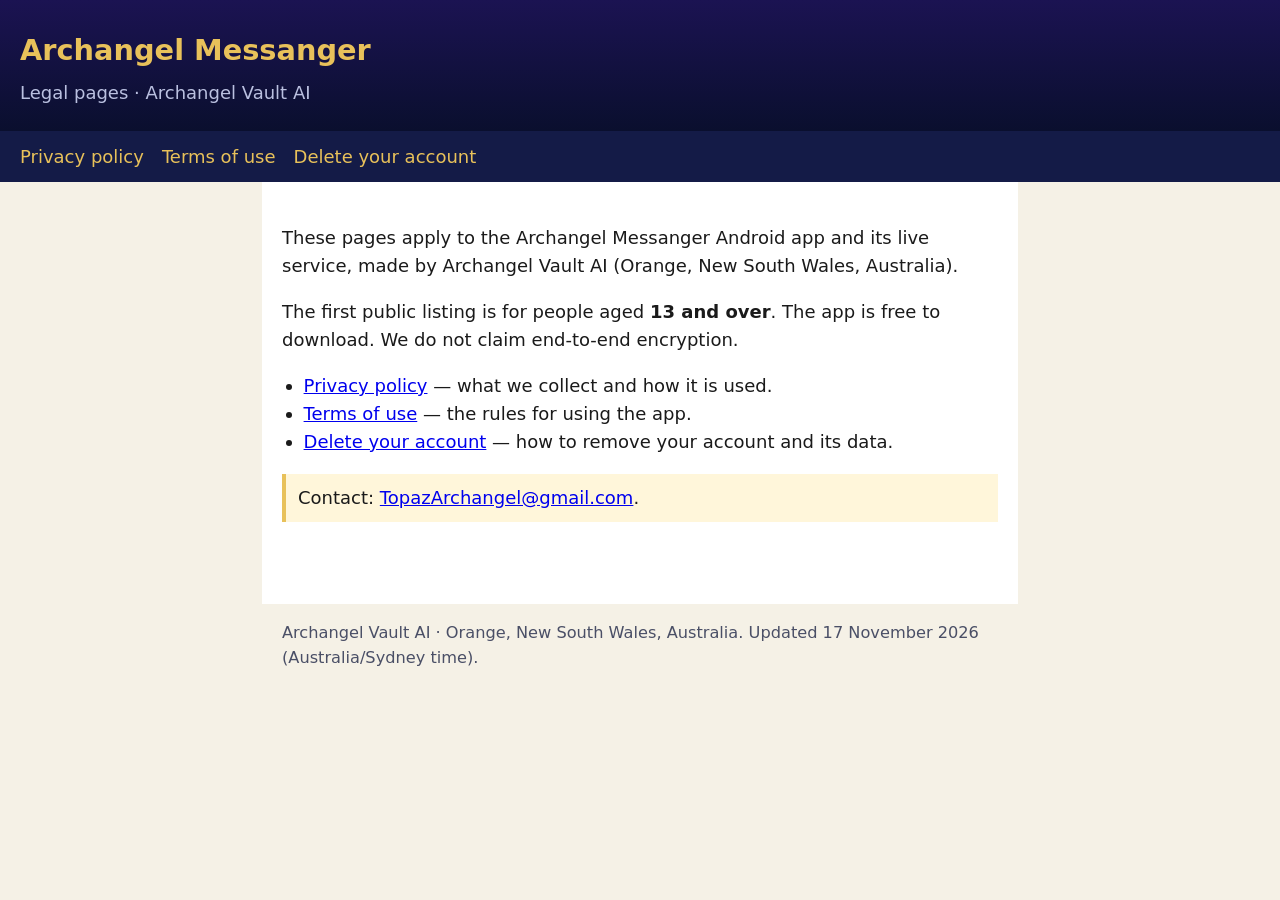
<file: index.html>
<!DOCTYPE html>
<html lang="en">
<head>
  <meta charset="utf-8">
  <meta name="viewport" content="width=device-width, initial-scale=1">
  <title>Archangel Messanger · Legal</title>
  <link rel="stylesheet" href="style.css">
</head>
<body>
<header>
  <h1>Archangel Messanger</h1>
  <p>Legal pages · Archangel Vault AI</p>
</header>
<nav>
  <a href="privacy.html">Privacy policy</a>
  <a href="terms.html">Terms of use</a>
  <a href="delete-account.html">Delete your account</a>
</nav>
<main>
  <p>These pages apply to the Archangel Messanger Android app and its live service, made by Archangel Vault AI (Orange, New South Wales, Australia).</p>
  <p>The first public listing is for people aged <strong>13 and over</strong>. The app is free to download. We do not claim end-to-end encryption.</p>
  <ul>
    <li><a href="privacy.html">Privacy policy</a> — what we collect and how it is used.</li>
    <li><a href="terms.html">Terms of use</a> — the rules for using the app.</li>
    <li><a href="delete-account.html">Delete your account</a> — how to remove your account and its data.</li>
  </ul>
  <p class="note">Contact: <a href="mailto:TopazArchangel@gmail.com">TopazArchangel@gmail.com</a>.</p>
</main>
<footer>
  <p>Archangel Vault AI · Orange, New South Wales, Australia. Updated 17 November 2026 (Australia/Sydney time).</p>
</footer>
</body>
</html>
</file>
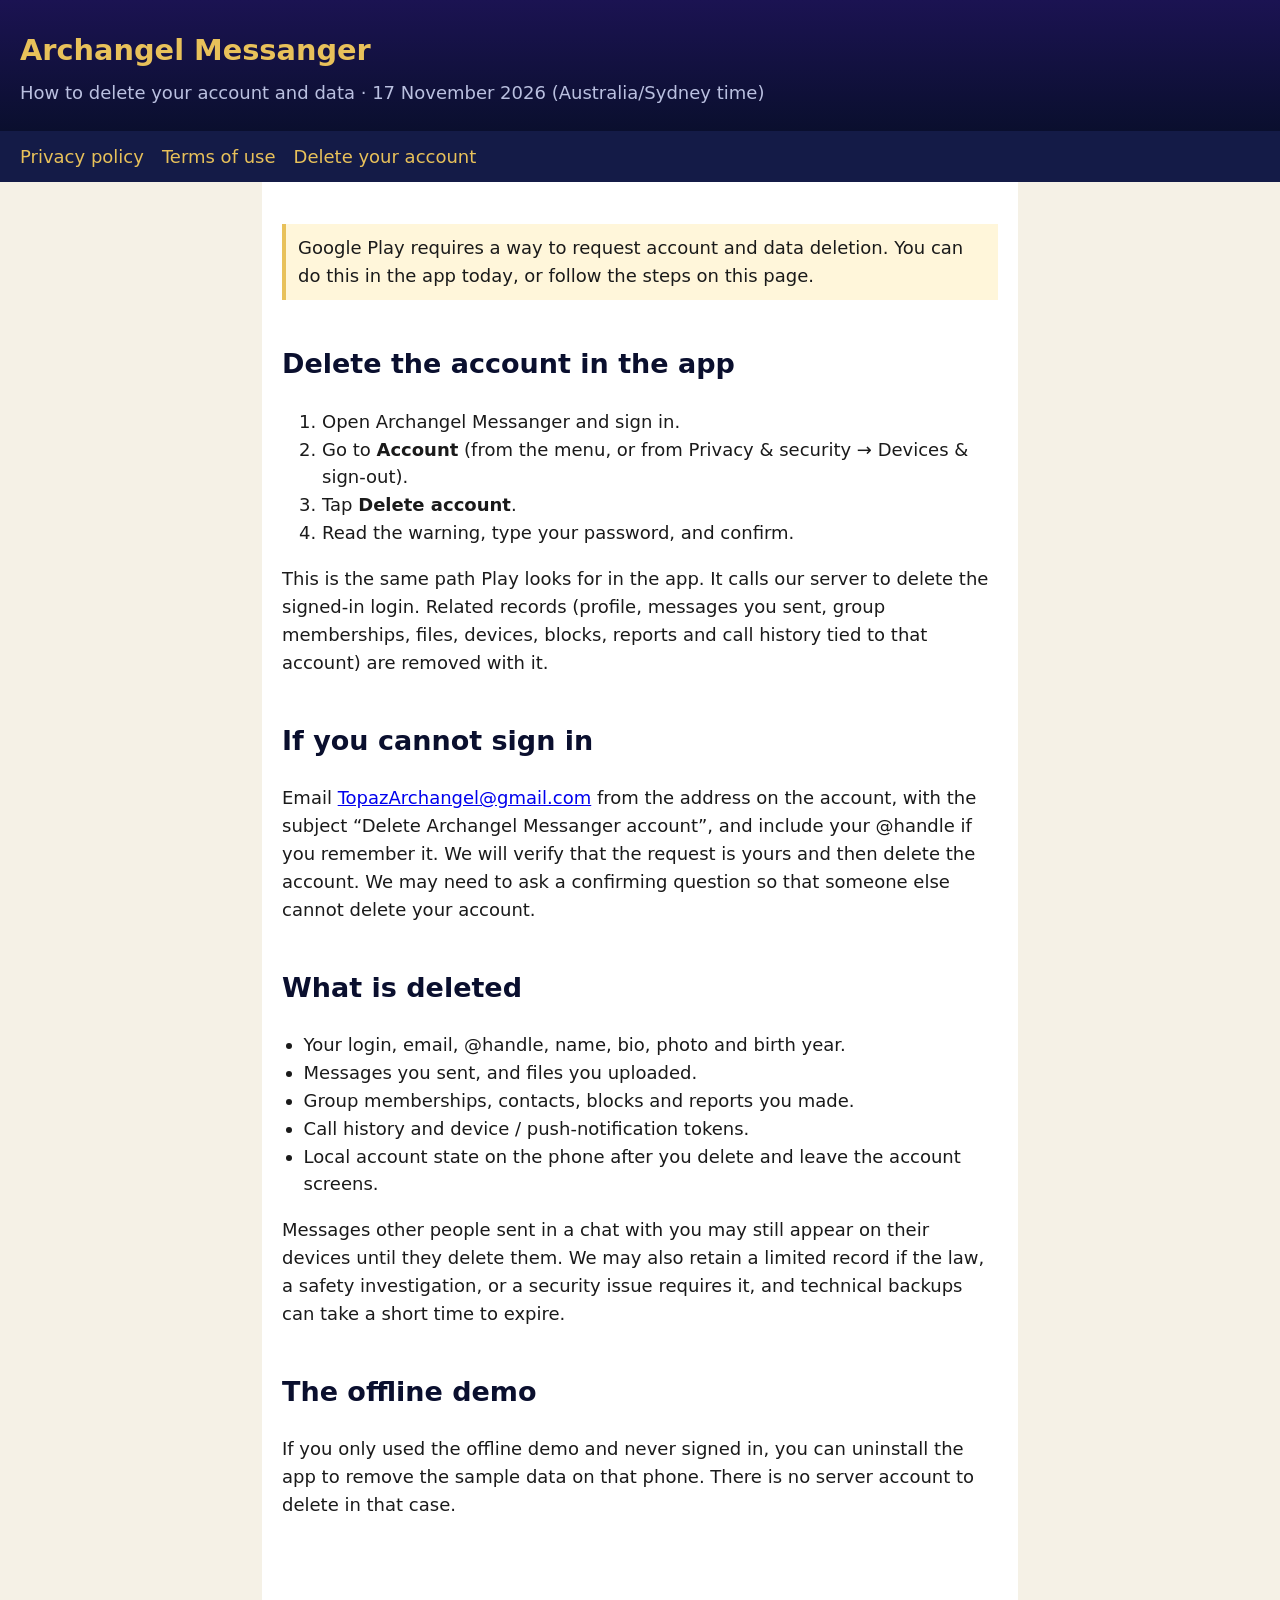
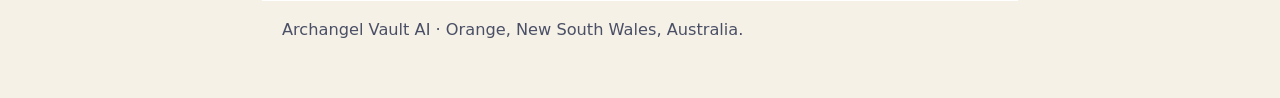
<file: delete-account.html>
<!DOCTYPE html>
<html lang="en">
<head>
  <meta charset="utf-8">
  <meta name="viewport" content="width=device-width, initial-scale=1">
  <title>Delete your account · Archangel Messanger</title>
  <link rel="stylesheet" href="style.css">
</head>
<body>
<header>
  <h1>Archangel Messanger</h1>
  <p>How to delete your account and data · 17 November 2026 (Australia/Sydney time)</p>
</header>
<nav>
  <a href="privacy.html">Privacy policy</a>
  <a href="terms.html">Terms of use</a>
  <a href="delete-account.html">Delete your account</a>
</nav>
<main>

<p class="note">Google Play requires a way to request account and data deletion. You can do this in the app today, or follow the steps on this page.</p>

<h2>Delete the account in the app</h2>
<ol>
  <li>Open Archangel Messanger and sign in.</li>
  <li>Go to <strong>Account</strong> (from the menu, or from Privacy &amp; security → Devices &amp; sign-out).</li>
  <li>Tap <strong>Delete account</strong>.</li>
  <li>Read the warning, type your password, and confirm.</li>
</ol>
<p>This is the same path Play looks for in the app. It calls our server to delete the signed-in login. Related records (profile, messages you sent, group memberships, files, devices, blocks, reports and call history tied to that account) are removed with it.</p>

<h2>If you cannot sign in</h2>
<p>Email <a href="mailto:TopazArchangel@gmail.com">TopazArchangel@gmail.com</a> from the address on the account, with the subject “Delete Archangel Messanger account”, and include your @handle if you remember it. We will verify that the request is yours and then delete the account. We may need to ask a confirming question so that someone else cannot delete your account.</p>

<h2>What is deleted</h2>
<ul>
  <li>Your login, email, @handle, name, bio, photo and birth year.</li>
  <li>Messages you sent, and files you uploaded.</li>
  <li>Group memberships, contacts, blocks and reports you made.</li>
  <li>Call history and device / push-notification tokens.</li>
  <li>Local account state on the phone after you delete and leave the account screens.</li>
</ul>
<p>Messages other people sent in a chat with you may still appear on their devices until they delete them. We may also retain a limited record if the law, a safety investigation, or a security issue requires it, and technical backups can take a short time to expire.</p>

<h2>The offline demo</h2>
<p>If you only used the offline demo and never signed in, you can uninstall the app to remove the sample data on that phone. There is no server account to delete in that case.</p>

</main>
<footer>
  <p>Archangel Vault AI · Orange, New South Wales, Australia.</p>
</footer>
</body>
</html>
</file>
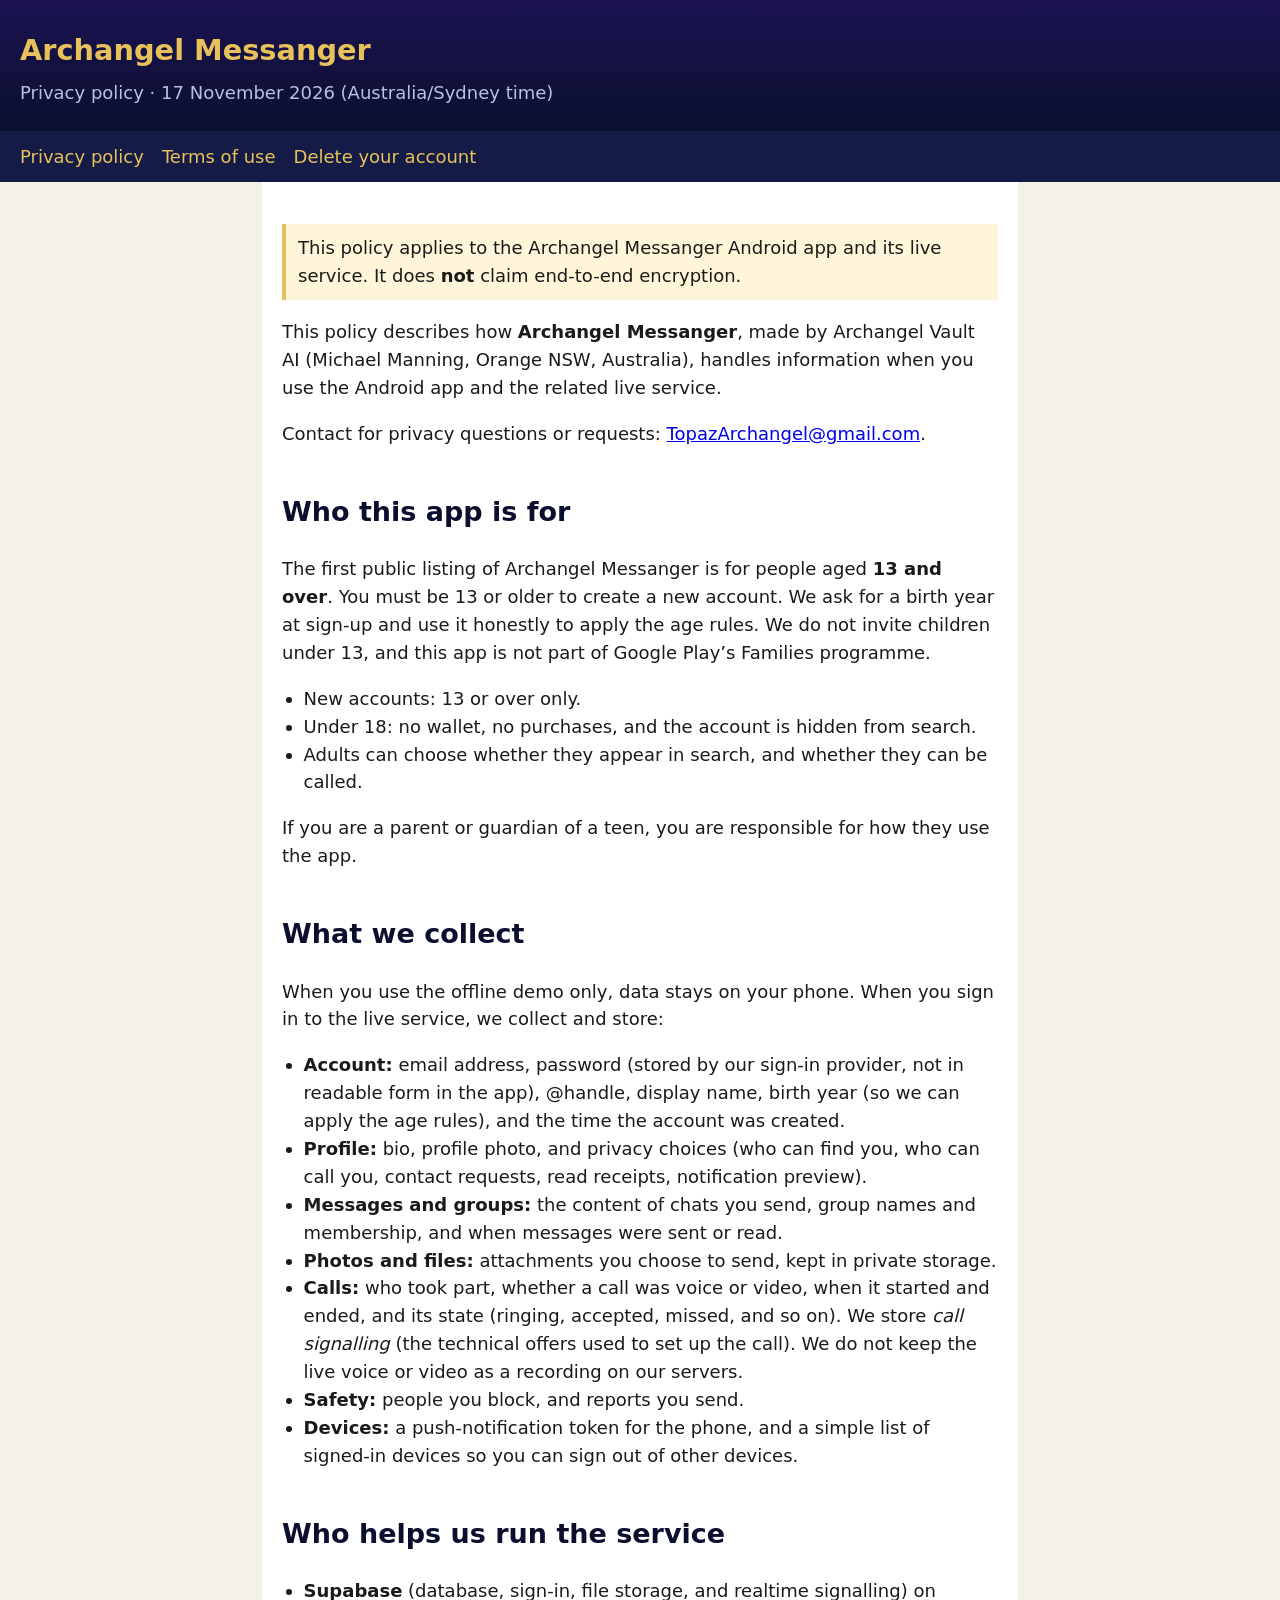
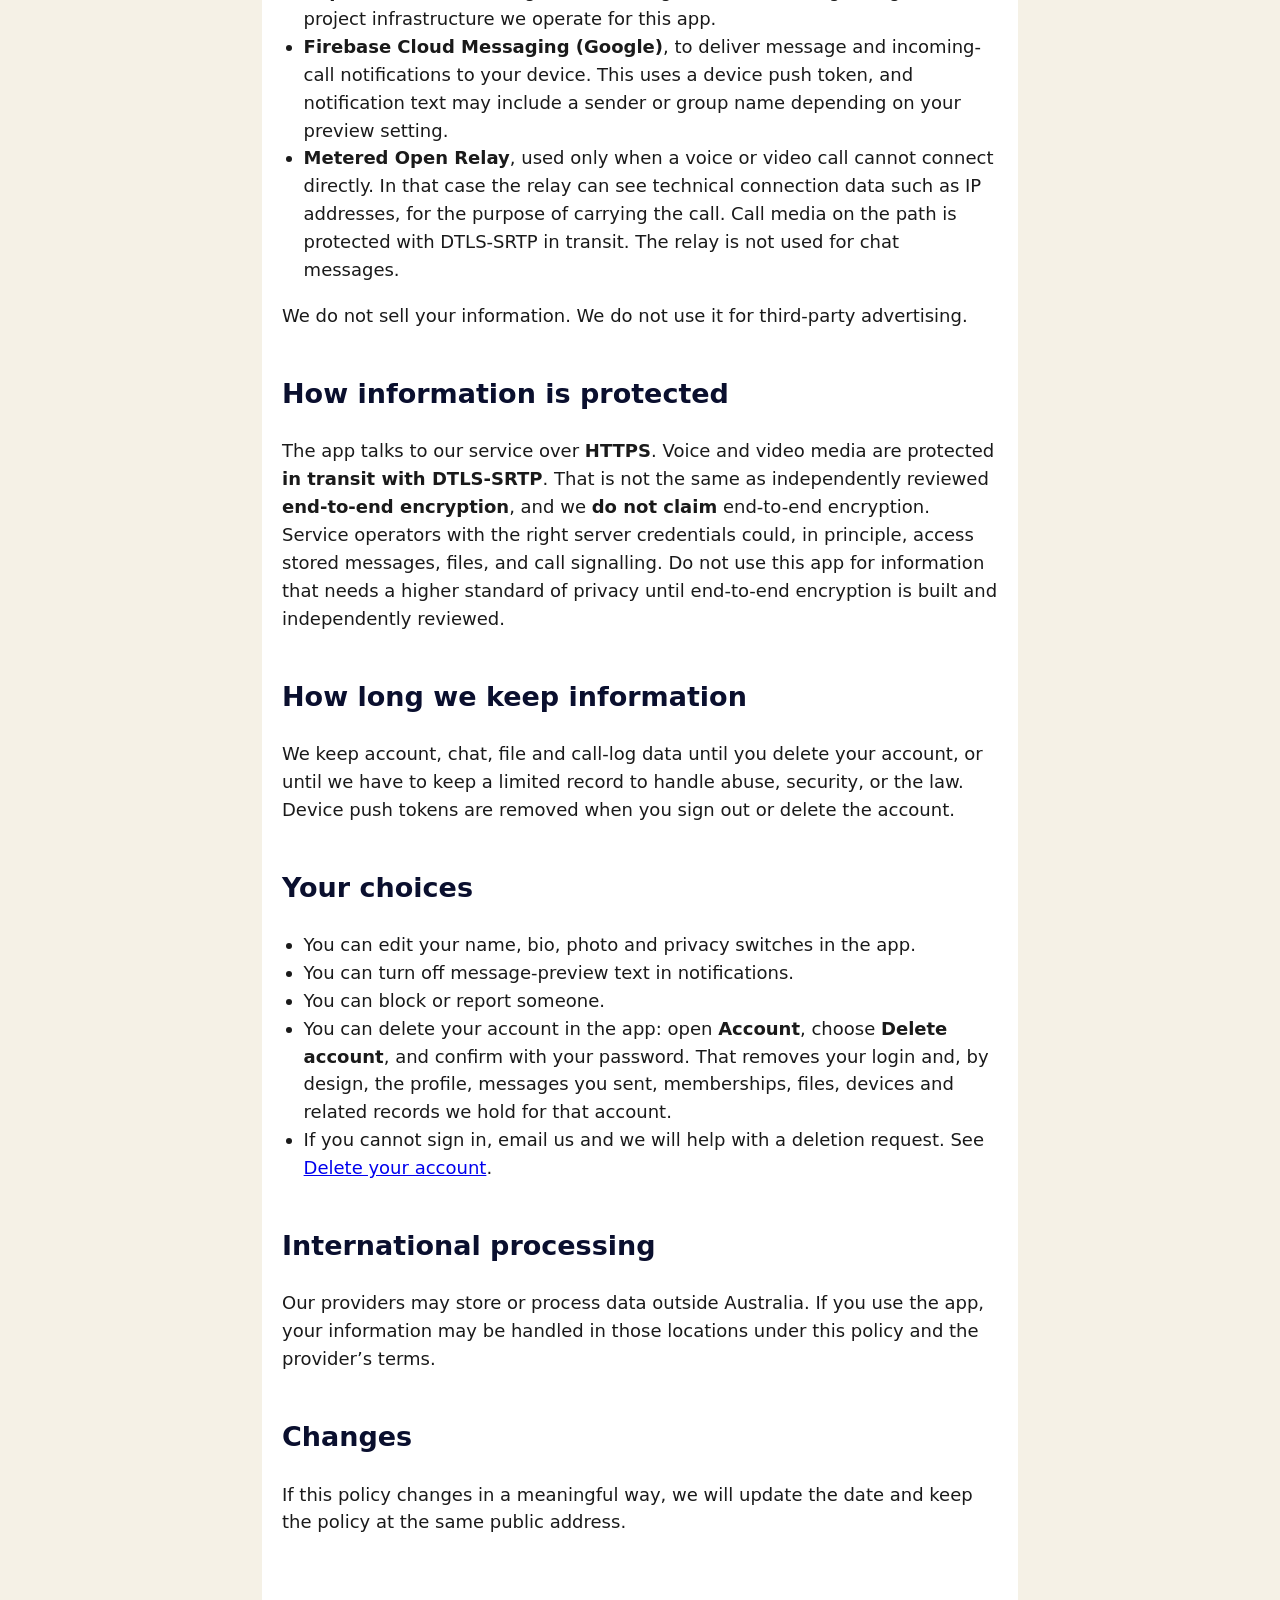
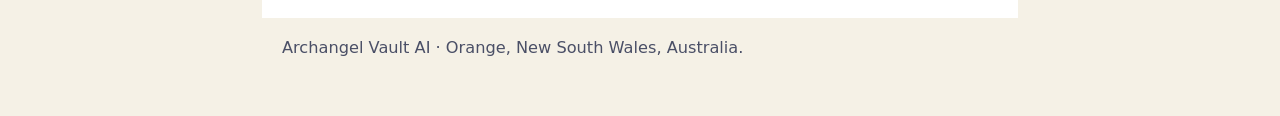
<file: privacy.html>
<!DOCTYPE html>
<html lang="en">
<head>
  <meta charset="utf-8">
  <meta name="viewport" content="width=device-width, initial-scale=1">
  <title>Privacy policy · Archangel Messanger</title>
  <link rel="stylesheet" href="style.css">
</head>
<body>
<header>
  <h1>Archangel Messanger</h1>
  <p>Privacy policy · 17 November 2026 (Australia/Sydney time)</p>
</header>
<nav>
  <a href="privacy.html">Privacy policy</a>
  <a href="terms.html">Terms of use</a>
  <a href="delete-account.html">Delete your account</a>
</nav>
<main>

<p class="note">This policy applies to the Archangel Messanger Android app and its live service. It does <strong>not</strong> claim end-to-end encryption.</p>
<p>This policy describes how <strong>Archangel Messanger</strong>, made by Archangel Vault AI (Michael Manning, Orange NSW, Australia), handles information when you use the Android app and the related live service.</p>
<p>Contact for privacy questions or requests: <a href="mailto:TopazArchangel@gmail.com">TopazArchangel@gmail.com</a>.</p>

<h2>Who this app is for</h2>
<p>The first public listing of Archangel Messanger is for people aged <strong>13 and over</strong>. You must be 13 or older to create a new account. We ask for a birth year at sign-up and use it honestly to apply the age rules. We do not invite children under 13, and this app is not part of Google Play’s Families programme.</p>
<ul>
  <li>New accounts: 13 or over only.</li>
  <li>Under 18: no wallet, no purchases, and the account is hidden from search.</li>
  <li>Adults can choose whether they appear in search, and whether they can be called.</li>
</ul>
<p>If you are a parent or guardian of a teen, you are responsible for how they use the app.</p>

<h2>What we collect</h2>
<p>When you use the offline demo only, data stays on your phone. When you sign in to the live service, we collect and store:</p>
<ul>
  <li><strong>Account:</strong> email address, password (stored by our sign-in provider, not in readable form in the app), @handle, display name, birth year (so we can apply the age rules), and the time the account was created.</li>
  <li><strong>Profile:</strong> bio, profile photo, and privacy choices (who can find you, who can call you, contact requests, read receipts, notification preview).</li>
  <li><strong>Messages and groups:</strong> the content of chats you send, group names and membership, and when messages were sent or read.</li>
  <li><strong>Photos and files:</strong> attachments you choose to send, kept in private storage.</li>
  <li><strong>Calls:</strong> who took part, whether a call was voice or video, when it started and ended, and its state (ringing, accepted, missed, and so on). We store <em>call signalling</em> (the technical offers used to set up the call). We do not keep the live voice or video as a recording on our servers.</li>
  <li><strong>Safety:</strong> people you block, and reports you send.</li>
  <li><strong>Devices:</strong> a push-notification token for the phone, and a simple list of signed-in devices so you can sign out of other devices.</li>
</ul>

<h2>Who helps us run the service</h2>
<ul>
  <li><strong>Supabase</strong> (database, sign-in, file storage, and realtime signalling) on project infrastructure we operate for this app.</li>
  <li><strong>Firebase Cloud Messaging (Google)</strong>, to deliver message and incoming-call notifications to your device. This uses a device push token, and notification text may include a sender or group name depending on your preview setting.</li>
  <li><strong>Metered Open Relay</strong>, used only when a voice or video call cannot connect directly. In that case the relay can see technical connection data such as IP addresses, for the purpose of carrying the call. Call media on the path is protected with DTLS-SRTP in transit. The relay is not used for chat messages.</li>
</ul>
<p>We do not sell your information. We do not use it for third-party advertising.</p>

<h2>How information is protected</h2>
<p>The app talks to our service over <strong>HTTPS</strong>. Voice and video media are protected <strong>in transit with DTLS-SRTP</strong>. That is not the same as independently reviewed <strong>end-to-end encryption</strong>, and we <strong>do not claim</strong> end-to-end encryption. Service operators with the right server credentials could, in principle, access stored messages, files, and call signalling. Do not use this app for information that needs a higher standard of privacy until end-to-end encryption is built and independently reviewed.</p>

<h2>How long we keep information</h2>
<p>We keep account, chat, file and call-log data until you delete your account, or until we have to keep a limited record to handle abuse, security, or the law. Device push tokens are removed when you sign out or delete the account.</p>

<h2>Your choices</h2>
<ul>
  <li>You can edit your name, bio, photo and privacy switches in the app.</li>
  <li>You can turn off message-preview text in notifications.</li>
  <li>You can block or report someone.</li>
  <li>You can delete your account in the app: open <strong>Account</strong>, choose <strong>Delete account</strong>, and confirm with your password. That removes your login and, by design, the profile, messages you sent, memberships, files, devices and related records we hold for that account.</li>
  <li>If you cannot sign in, email us and we will help with a deletion request. See <a href="delete-account.html">Delete your account</a>.</li>
</ul>

<h2>International processing</h2>
<p>Our providers may store or process data outside Australia. If you use the app, your information may be handled in those locations under this policy and the provider’s terms.</p>

<h2>Changes</h2>
<p>If this policy changes in a meaningful way, we will update the date and keep the policy at the same public address.</p>

</main>
<footer>
  <p>Archangel Vault AI · Orange, New South Wales, Australia.</p>
</footer>
</body>
</html>
</file>
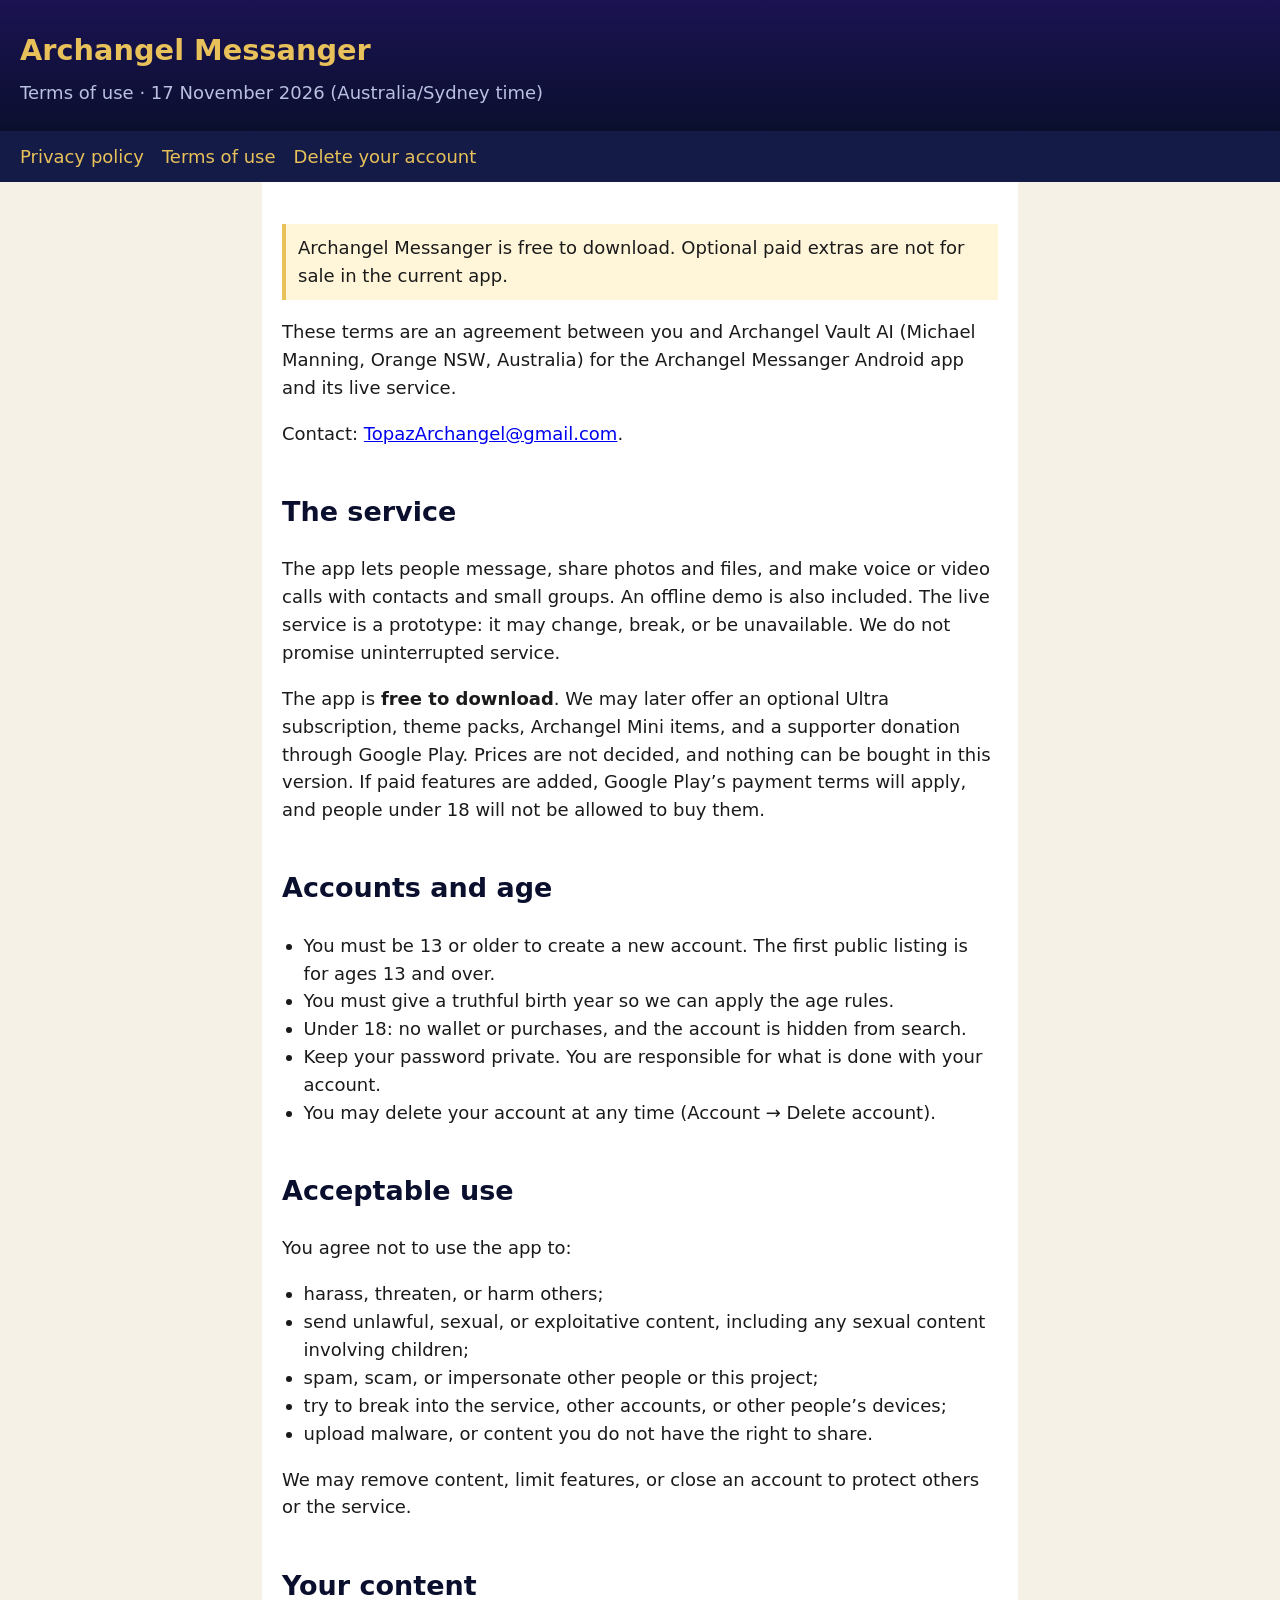
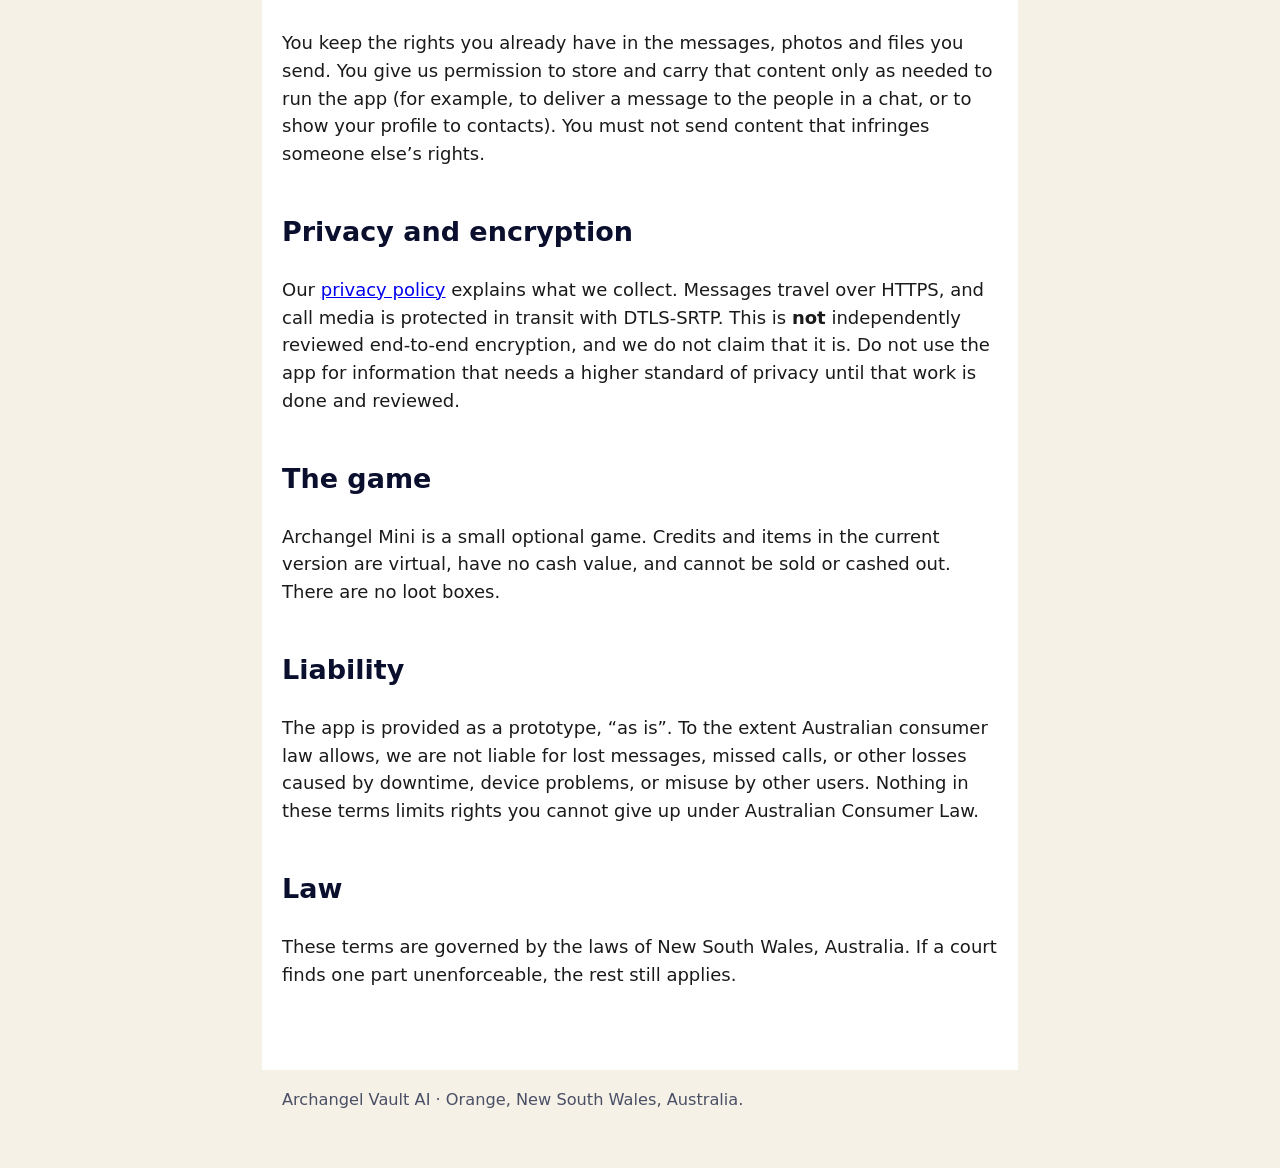
<file: terms.html>
<!DOCTYPE html>
<html lang="en">
<head>
  <meta charset="utf-8">
  <meta name="viewport" content="width=device-width, initial-scale=1">
  <title>Terms of use · Archangel Messanger</title>
  <link rel="stylesheet" href="style.css">
</head>
<body>
<header>
  <h1>Archangel Messanger</h1>
  <p>Terms of use · 17 November 2026 (Australia/Sydney time)</p>
</header>
<nav>
  <a href="privacy.html">Privacy policy</a>
  <a href="terms.html">Terms of use</a>
  <a href="delete-account.html">Delete your account</a>
</nav>
<main>

<p class="note">Archangel Messanger is free to download. Optional paid extras are not for sale in the current app.</p>
<p>These terms are an agreement between you and Archangel Vault AI (Michael Manning, Orange NSW, Australia) for the Archangel Messanger Android app and its live service.</p>
<p>Contact: <a href="mailto:TopazArchangel@gmail.com">TopazArchangel@gmail.com</a>.</p>

<h2>The service</h2>
<p>The app lets people message, share photos and files, and make voice or video calls with contacts and small groups. An offline demo is also included. The live service is a prototype: it may change, break, or be unavailable. We do not promise uninterrupted service.</p>
<p>The app is <strong>free to download</strong>. We may later offer an optional Ultra subscription, theme packs, Archangel Mini items, and a supporter donation through Google Play. Prices are not decided, and nothing can be bought in this version. If paid features are added, Google Play’s payment terms will apply, and people under 18 will not be allowed to buy them.</p>

<h2>Accounts and age</h2>
<ul>
  <li>You must be 13 or older to create a new account. The first public listing is for ages 13 and over.</li>
  <li>You must give a truthful birth year so we can apply the age rules.</li>
  <li>Under 18: no wallet or purchases, and the account is hidden from search.</li>
  <li>Keep your password private. You are responsible for what is done with your account.</li>
  <li>You may delete your account at any time (Account → Delete account).</li>
</ul>

<h2>Acceptable use</h2>
<p>You agree not to use the app to:</p>
<ul>
  <li>harass, threaten, or harm others;</li>
  <li>send unlawful, sexual, or exploitative content, including any sexual content involving children;</li>
  <li>spam, scam, or impersonate other people or this project;</li>
  <li>try to break into the service, other accounts, or other people’s devices;</li>
  <li>upload malware, or content you do not have the right to share.</li>
</ul>
<p>We may remove content, limit features, or close an account to protect others or the service.</p>

<h2>Your content</h2>
<p>You keep the rights you already have in the messages, photos and files you send. You give us permission to store and carry that content only as needed to run the app (for example, to deliver a message to the people in a chat, or to show your profile to contacts). You must not send content that infringes someone else’s rights.</p>

<h2>Privacy and encryption</h2>
<p>Our <a href="privacy.html">privacy policy</a> explains what we collect. Messages travel over HTTPS, and call media is protected in transit with DTLS-SRTP. This is <strong>not</strong> independently reviewed end-to-end encryption, and we do not claim that it is. Do not use the app for information that needs a higher standard of privacy until that work is done and reviewed.</p>

<h2>The game</h2>
<p>Archangel Mini is a small optional game. Credits and items in the current version are virtual, have no cash value, and cannot be sold or cashed out. There are no loot boxes.</p>

<h2>Liability</h2>
<p>The app is provided as a prototype, “as is”. To the extent Australian consumer law allows, we are not liable for lost messages, missed calls, or other losses caused by downtime, device problems, or misuse by other users. Nothing in these terms limits rights you cannot give up under Australian Consumer Law.</p>

<h2>Law</h2>
<p>These terms are governed by the laws of New South Wales, Australia. If a court finds one part unenforceable, the rest still applies.</p>

</main>
<footer>
  <p>Archangel Vault AI · Orange, New South Wales, Australia.</p>
</footer>
</body>
</html>
</file>
<file: style.css>
:root { --navy:#0A0F2E; --gold:#E8C15A; --ink:#1a1a1a; --muted:#4a4f66; --paper:#F5F1E6; --card:#fff; }
* { box-sizing: border-box; }
html { font-size: 18px; }
body { margin:0; font-family: "Noto Sans", "Segoe UI", system-ui, sans-serif; color:var(--ink); background:var(--paper); line-height:1.55; }
header { background: linear-gradient(180deg,#1B1352,#0A0F2E); color:var(--paper); padding:28px 20px 24px; }
header h1 { margin:0 0 6px; font-size:1.6rem; color:var(--gold); }
header p { margin:0; color:#BAC0E0; }
nav { display:flex; flex-wrap:wrap; gap:12px 18px; padding:12px 20px; background:#141B47; }
nav a { color:var(--gold); text-decoration:none; }
nav a:hover { text-decoration:underline; }
main { max-width: 42rem; margin: 0 auto; padding: 24px 20px 64px; background:var(--card); }
h2 { color:var(--navy); margin-top:1.6em; }
ul { padding-left: 1.2em; }
.note { background:#fff6da; border-left:4px solid var(--gold); padding:10px 12px; }
footer { max-width:42rem; margin:0 auto; padding:0 20px 40px; color:var(--muted); font-size:0.9rem; }
</file>
